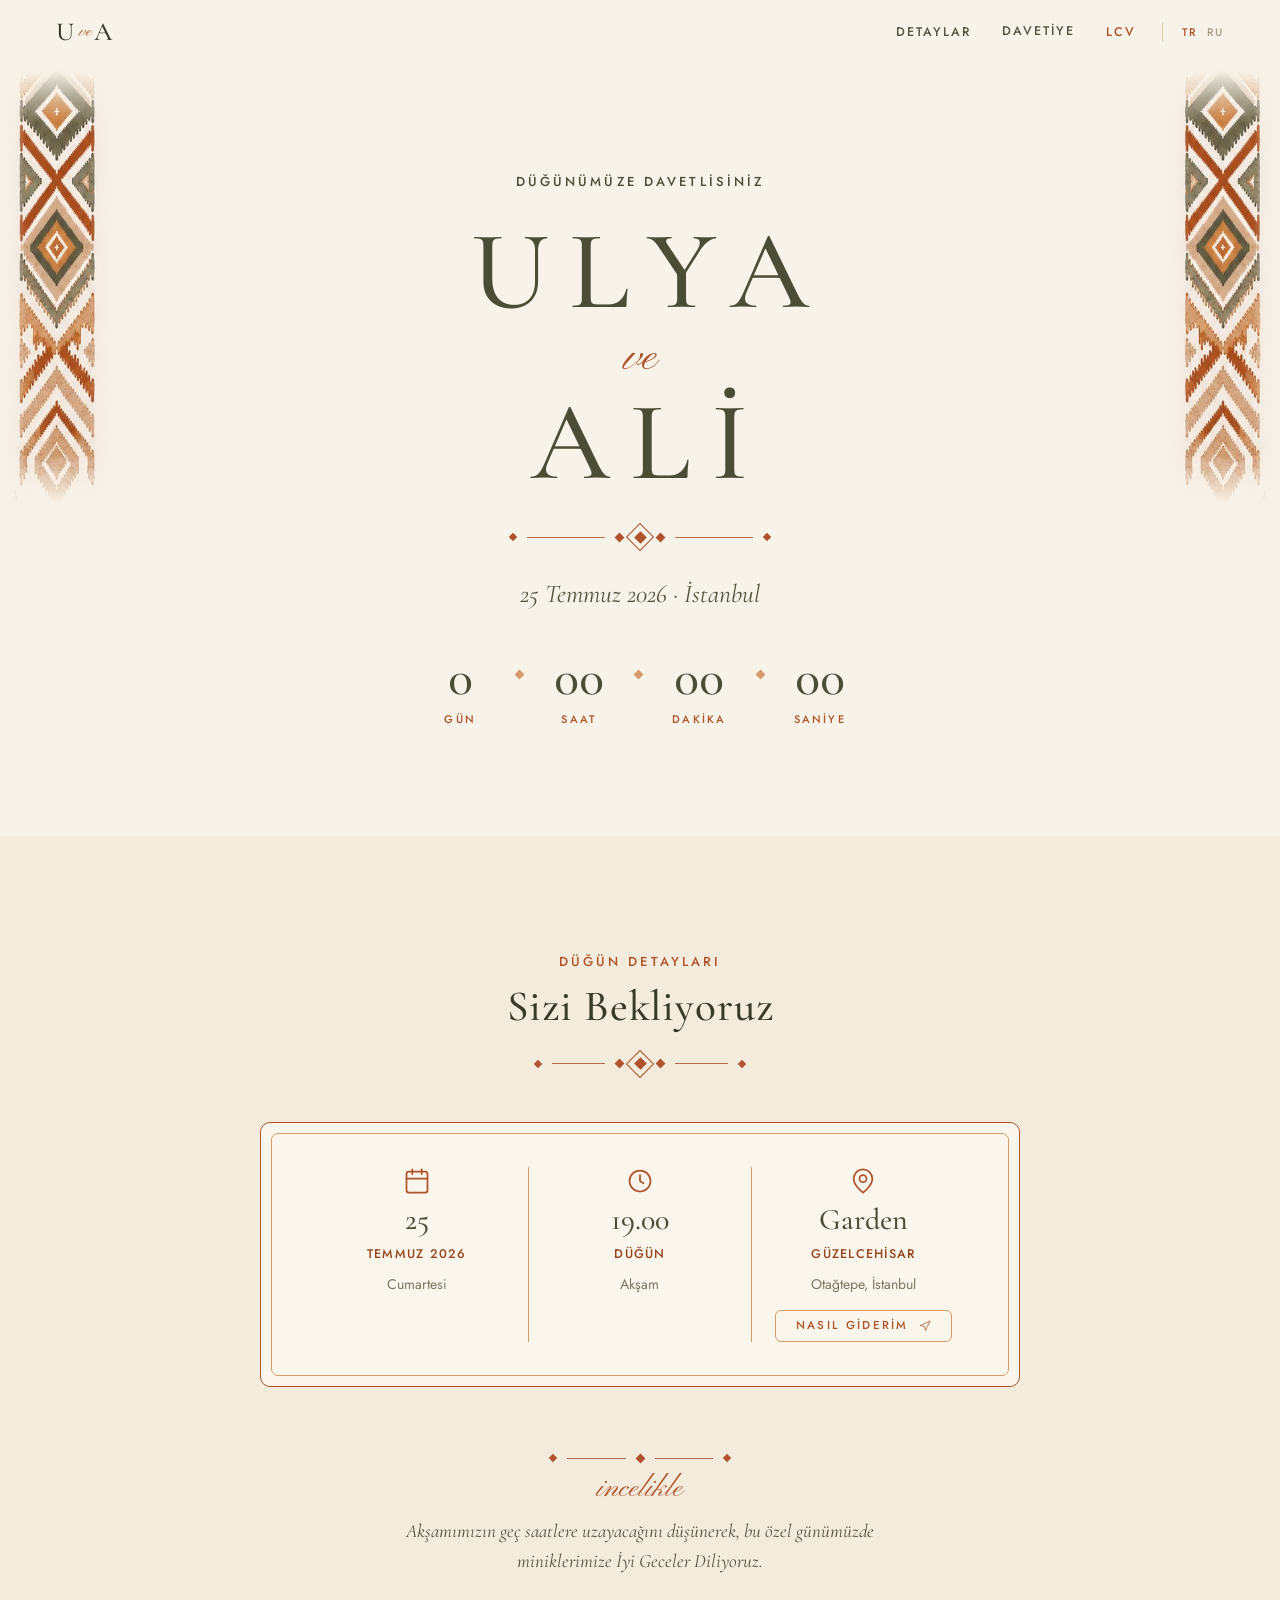
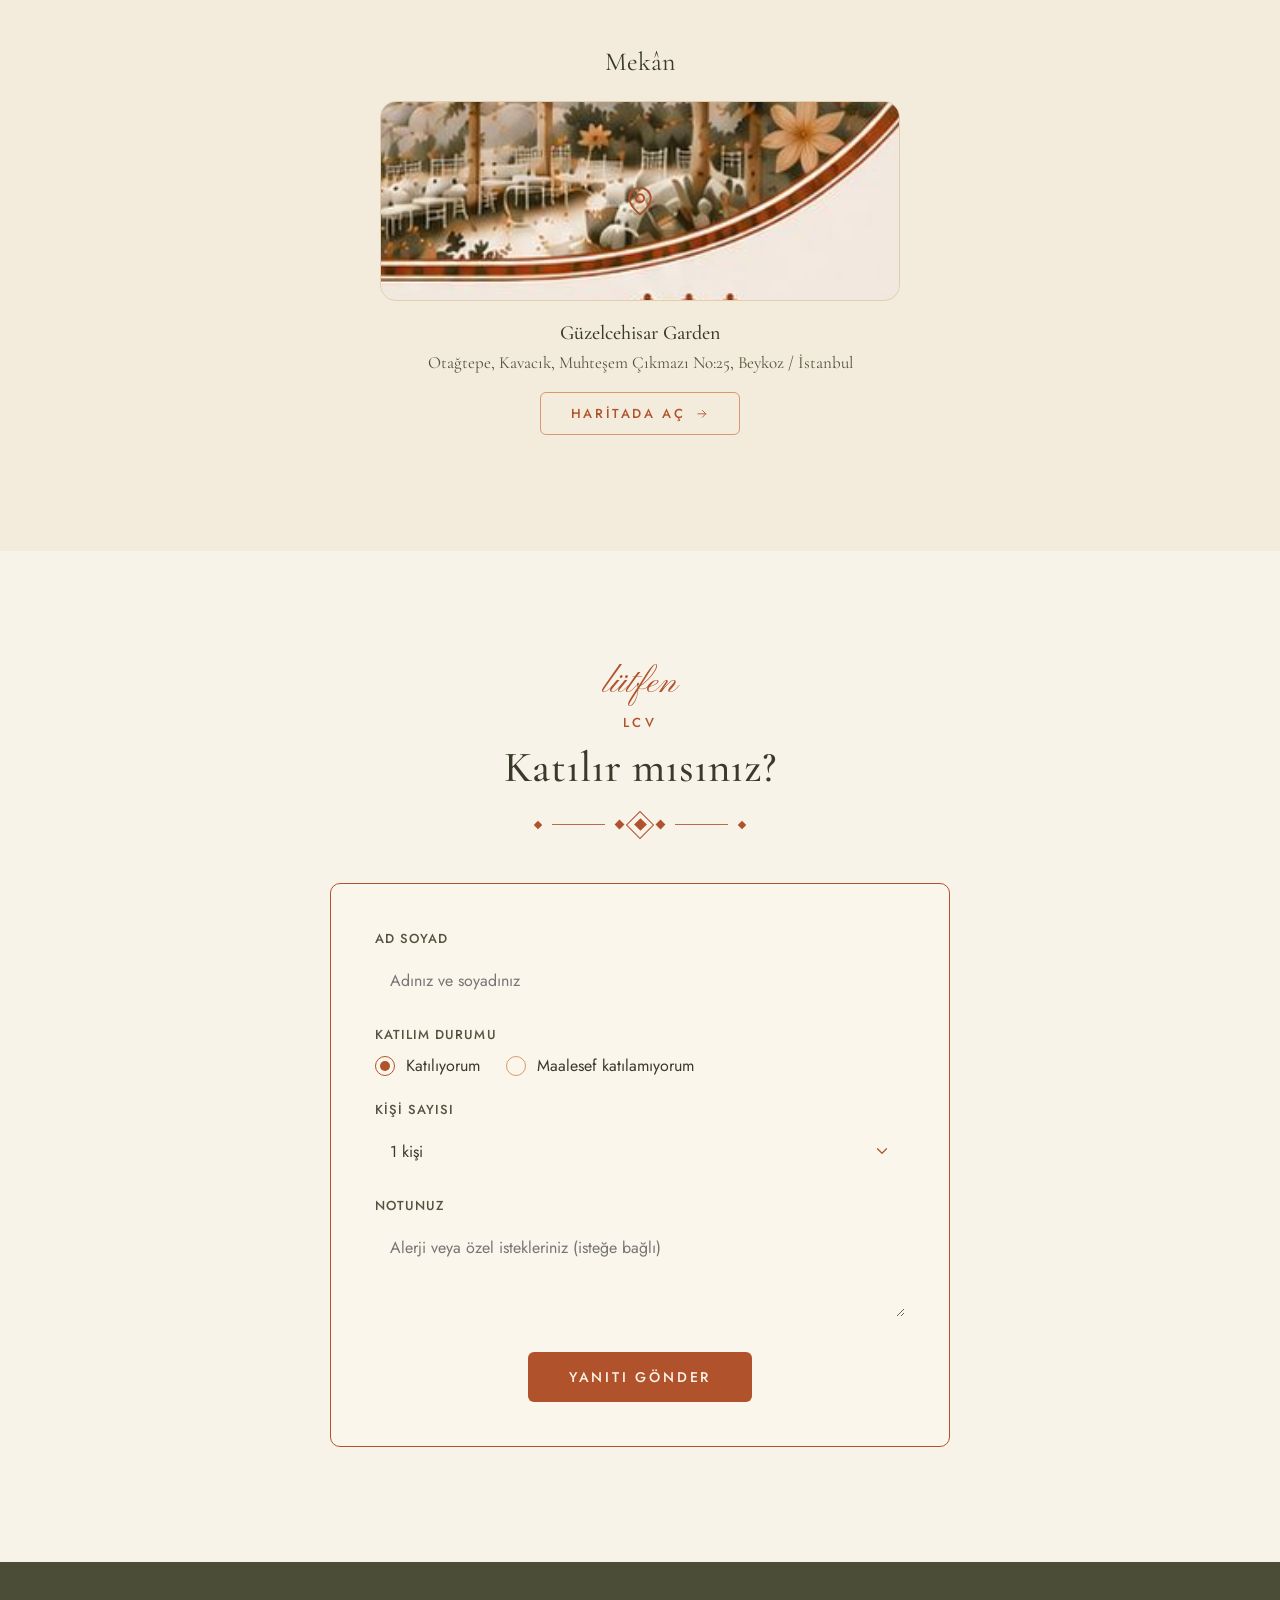
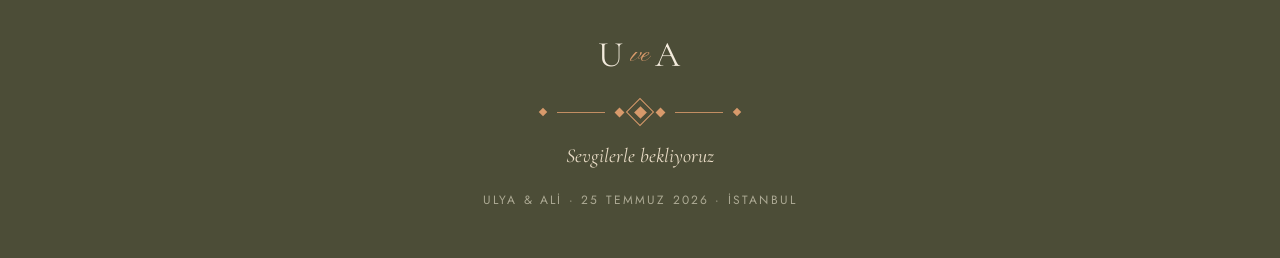
<file: index.html>
<!DOCTYPE html>
<html lang="tr">
<head>
  <meta charset="utf-8" />
  <meta name="viewport" content="width=device-width, initial-scale=1" />
  <title>Ulya & Ali — Düğün · 25 Temmuz 2026</title>
  <meta name="description" content="Ulya ve Ali'nin düğününe davetlisiniz — 25 Temmuz 2026, Güzelcehisar Garden, Otağtepe, İstanbul." />
  <link rel="icon" href="assets/favicon.svg" type="image/svg+xml" />
  <!-- Share preview (WhatsApp / Instagram / etc.) -->
  <meta property="og:type" content="website" />
  <meta property="og:title" content="Ulya & Ali — Düğün · 25 Temmuz 2026" />
  <meta property="og:description" content="Düğünümüze davetlisiniz — 25 Temmuz 2026, Güzelcehisar Garden, Otağtepe, İstanbul. Sevgilerle bekliyoruz." />
  <meta property="og:image" content="https://alisarac.github.io/ulya-ali/assets/og-image.png" />
  <meta property="og:image:width" content="1200" />
  <meta property="og:image:height" content="630" />
  <meta property="og:url" content="https://alisarac.github.io/ulya-ali/" />
  <meta property="og:locale" content="tr_TR" />
  <meta name="twitter:card" content="summary_large_image" />
  <link rel="stylesheet" href="css/styles.css" />
  <link rel="stylesheet" href="css/site.css" />
</head>
<body>

  <!-- ── Nav ─────────────────────────────────────────── -->
  <nav class="nav">
    <button class="nav-brand" data-scroll="hero" data-i18n-aria="nav.brandAria" aria-label="Başa dön">
      <span class="monogram" style="font-size:26px">
        <span class="mono-initial">U</span><span class="mono-connector" data-i18n="connector">ve</span><span class="mono-initial">A</span>
      </span>
    </button>
    <div class="nav-right">
      <div class="nav-links">
        <button class="nav-link" data-scroll="details" data-i18n="nav.details">Detaylar</button>
        <a class="nav-link" href="davet.html" data-i18n="nav.invitation">Davetiye</a>
        <button class="nav-link nav-link--accent" data-scroll="rsvp" data-i18n="nav.rsvp">LCV</button>
      </div>
      <div class="lang-switch" role="group" aria-label="Dil / Язык">
        <button class="lang-btn" type="button" data-lang="tr">TR</button>
        <button class="lang-btn" type="button" data-lang="ru">RU</button>
      </div>
    </div>
  </nav>

  <!-- ── Hero ────────────────────────────────────────── -->
  <header id="hero" class="hero">
    <img class="hero-kilim l" src="assets/kilim-left.png" alt="" aria-hidden="true" />
    <img class="hero-kilim r" src="assets/kilim-left.png" alt="" aria-hidden="true" />

    <div class="hero-inner">
      <div class="eyebrow eyebrow--olive" data-i18n="hero.eyebrow">Düğünümüze Davetlisiniz</div>
      <h1 class="hero-name hero-name--first">ULYA</h1>
      <div class="hero-ve"><div class="script" style="font-size:46px" data-i18n="connector">ve</div></div>
      <h1 class="hero-name">ALİ</h1>

      <div class="hero-divider">
        <div class="kilim-divider" role="separator" style="width:260px">
          <span class="kd-dot"></span><span class="kd-line"></span>
          <span class="kd-med">
            <span class="kd-d-sm"></span>
            <span class="kd-ring"><span class="kd-ring-outer"></span><span class="kd-ring-inner"></span></span>
            <span class="kd-d-sm"></span>
          </span>
          <span class="kd-line"></span><span class="kd-dot"></span>
        </div>
      </div>

      <div class="hero-date" data-i18n="hero.date">25 Temmuz 2026 · İstanbul</div>

      <div class="hero-countdown">
        <div class="countdown">
          <div class="countdown-cell"><span class="countdown-num" data-cd="Gun">0</span><span class="countdown-lab" data-i18n="cd.days">Gün</span></div>
          <span class="countdown-sep"></span>
          <div class="countdown-cell"><span class="countdown-num" data-cd="Saat">00</span><span class="countdown-lab" data-i18n="cd.hours">Saat</span></div>
          <span class="countdown-sep"></span>
          <div class="countdown-cell"><span class="countdown-num" data-cd="Dakika">00</span><span class="countdown-lab" data-i18n="cd.mins">Dakika</span></div>
          <span class="countdown-sep"></span>
          <div class="countdown-cell"><span class="countdown-num" data-cd="Saniye">00</span><span class="countdown-lab" data-i18n="cd.secs">Saniye</span></div>
        </div>
      </div>

    </div>
  </header>

  <!-- ── Details ─────────────────────────────────────── -->
  <section id="details" class="section section--alt">
    <div class="container">
      <div class="section-head">
        <div class="eyebrow sh-eyebrow" data-i18n="details.eyebrow">Düğün Detayları</div>
        <h2 class="sh-title" data-i18n="details.title">Sizi Bekliyoruz</h2>
        <div class="sh-divider">
          <div class="kilim-divider" role="separator" style="width:210px">
            <span class="kd-dot"></span><span class="kd-line"></span>
            <span class="kd-med"><span class="kd-d-sm"></span><span class="kd-ring"><span class="kd-ring-outer"></span><span class="kd-ring-inner"></span></span><span class="kd-d-sm"></span></span>
            <span class="kd-line"></span><span class="kd-dot"></span>
          </div>
        </div>
      </div>

      <div class="detail-card">
        <span class="frame-inner" aria-hidden="true"></span>
        <div class="detail-tiles">
          <div class="detail-tile dt-first">
            <span class="dt-icon icon"><svg viewBox="0 0 24 24" fill="none" stroke="currentColor" stroke-width="1.5" stroke-linecap="round" stroke-linejoin="round"><rect x="3" y="4" width="18" height="18" rx="2"/><path d="M16 2v4M8 2v4M3 10h18"/></svg></span>
            <span class="dt-value">25</span>
            <span class="dt-label" data-i18n="tile.month">Temmuz 2026</span>
            <div class="dt-lines"><div data-i18n="tile.saturday">Cumartesi</div></div>
          </div>
          <div class="detail-tile dt-mid">
            <span class="dt-icon icon"><svg viewBox="0 0 24 24" fill="none" stroke="currentColor" stroke-width="1.5" stroke-linecap="round" stroke-linejoin="round"><circle cx="12" cy="12" r="9"/><path d="M12 7v5l3 2"/></svg></span>
            <span class="dt-value">19.00</span>
            <span class="dt-label" data-i18n="tile.wedding">Düğün</span>
            <div class="dt-lines"><div data-i18n="tile.evening">Akşam</div></div>
          </div>
          <div class="detail-tile">
            <span class="dt-icon icon"><svg viewBox="0 0 24 24" fill="none" stroke="currentColor" stroke-width="1.5" stroke-linecap="round" stroke-linejoin="round"><path d="M20 10c0 6-8 12-8 12s-8-6-8-12a8 8 0 0 1 16 0Z"/><circle cx="12" cy="10" r="3"/></svg></span>
            <span class="dt-value">Garden</span>
            <span class="dt-label">Güzelcehisar</span>
            <div class="dt-lines"><div>Otağtepe, İstanbul</div></div>
            <a class="btn btn--outline btn--sm dt-action" href="https://www.google.com/maps/dir/?api=1&destination=Güzelcehisar+Garden+Otağtepe+Beykoz+İstanbul" target="_blank" rel="noopener noreferrer">
              <span data-i18n="detail.directions">Nasıl Giderim</span>
              <span class="btn-icon icon"><svg viewBox="0 0 24 24" fill="none" stroke="currentColor" stroke-width="1.5" stroke-linecap="round" stroke-linejoin="round"><polygon points="3 11 22 2 13 21 11 13 3 11"/></svg></span>
            </a>
          </div>
        </div>
      </div>

      <div class="kids-note">
        <div class="kilim-divider kids-note-rule" role="separator">
          <span class="kd-dot"></span><span class="kd-line"></span>
          <span class="kd-d-sm"></span>
          <span class="kd-line"></span><span class="kd-dot"></span>
        </div>
        <div class="script" style="font-size:30px" data-i18n="kids.script">incelikle</div>
        <p data-i18n="kids.note">Akşamımızın geç saatlere uzayacağını düşünerek, bu özel günümüzde miniklerimize İyi Geceler Diliyoruz.</p>
      </div>

      <div class="venue">
        <div class="col-title" data-i18n="venue.title">Mekân</div>
        <div class="venue-map">
          <img src="assets/scene-garden.png" alt="" aria-hidden="true" />
          <span class="vm-pin icon"><svg viewBox="0 0 24 24" fill="none" stroke="currentColor" stroke-width="1.5" stroke-linecap="round" stroke-linejoin="round"><path d="M20 10c0 6-8 12-8 12s-8-6-8-12a8 8 0 0 1 16 0Z"/><circle cx="12" cy="10" r="3"/></svg></span>
        </div>
        <div class="venue-text">
          <strong>Güzelcehisar Garden</strong>
          Otağtepe, Kavacık, Muhteşem Çıkmazı No:25, Beykoz / İstanbul
        </div>
        <a class="btn btn--outline" href="https://maps.google.com/?q=Otağtepe+Güzelcehisar+Garden+Beykoz+İstanbul" target="_blank" rel="noopener noreferrer">
          <span data-i18n="venue.map">Haritada Aç</span>
          <span class="btn-icon icon"><svg viewBox="0 0 24 24" fill="none" stroke="currentColor" stroke-width="1.5" stroke-linecap="round" stroke-linejoin="round"><path d="M5 12h14M13 6l6 6-6 6"/></svg></span>
        </a>
      </div>
    </div>
  </section>

  <!-- ── RSVP ────────────────────────────────────────── -->
  <section id="rsvp" class="section section--page">
    <div class="container--narrow">
      <div class="section-head">
        <div class="script sh-script" data-i18n="rsvp.script">lütfen</div>
        <div class="eyebrow sh-eyebrow" data-i18n="rsvp.eyebrow">LCV</div>
        <h2 class="sh-title" data-i18n="rsvp.title">Katılır mısınız?</h2>
        <div class="sh-divider">
          <div class="kilim-divider" role="separator" style="width:210px">
            <span class="kd-dot"></span><span class="kd-line"></span>
            <span class="kd-med"><span class="kd-d-sm"></span><span class="kd-ring"><span class="kd-ring-outer"></span><span class="kd-ring-inner"></span></span><span class="kd-d-sm"></span></span>
            <span class="kd-line"></span><span class="kd-dot"></span>
          </div>
        </div>
      </div>

      <div class="rsvp-card">
        <span class="frame-inner" aria-hidden="true"></span>
        <div class="rsvp-inner">
          <form class="rsvp-form">
            <label class="field">
              <span class="field-label" data-i18n="field.name">Ad Soyad</span>
              <input class="field-input" type="text" name="name" data-i18n-ph="field.name.ph" placeholder="Adınız ve soyadınız" required />
            </label>

            <div>
              <span class="field-label" data-i18n="field.att">Katılım Durumu</span>
              <div class="choice-group">
                <label class="radio"><input type="radio" name="att" value="yes" checked /><span class="radio-dot"></span><span data-i18n="att.yes">Katılıyorum</span></label>
                <label class="radio"><input type="radio" name="att" value="no" /><span class="radio-dot"></span><span data-i18n="att.no">Maalesef katılamıyorum</span></label>
              </div>
            </div>

            <label class="field">
              <span class="field-label" data-i18n="field.guests">Kişi Sayısı</span>
              <span class="select-wrap">
                <select class="field-input" name="guests">
                  <option value="1" data-i18n="guests.1">1 kişi</option>
                  <option value="2" data-i18n="guests.2">2 kişi</option>
                  <option value="3" data-i18n="guests.3">3 kişi</option>
                  <option value="4" data-i18n="guests.4">4 kişi</option>
                </select>
                <span class="select-chevron icon" aria-hidden="true"><svg viewBox="0 0 24 24" fill="none" stroke="currentColor" stroke-width="1.6" stroke-linecap="round" stroke-linejoin="round"><path d="M6 9l6 6 6-6"/></svg></span>
              </span>
            </label>

            <label class="field">
              <span class="field-label" data-i18n="field.note">Notunuz</span>
              <textarea class="field-input" name="note" rows="3" data-i18n-ph="field.note.ph" placeholder="Alerji veya özel istekleriniz (isteğe bağlı)"></textarea>
            </label>

            <button class="btn btn--primary btn--lg rsvp-submit" type="submit" data-i18n="rsvp.submit">Yanıtı Gönder</button>
          </form>

          <div class="rsvp-thanks is-hidden">
            <span class="monogram" style="font-size:44px">
              <span class="mono-initial">U</span><span class="mono-connector" data-i18n="connector">ve</span><span class="mono-initial">A</span>
            </span>
            <div class="th-title" data-i18n="thanks.title">Teşekkür Ederiz!</div>
            <p class="th-body" data-i18n="thanks.body">Yanıtınız bize ulaştı. Sizleri bu özel günümüzde aramızda görmek için sabırsızlanıyoruz.</p>
            <div class="script" style="font-size:30px; margin-top:4px" data-i18n="thanks.script">Sevgilerle</div>
          </div>
        </div>
      </div>
    </div>
  </section>

  <!-- ── Footer ──────────────────────────────────────── -->
  <footer class="footer">
    <div class="footer-inner">
      <span class="footer-mono">
        <span class="fm-initial">U</span><span class="fm-ve" data-i18n="connector">ve</span><span class="fm-initial">A</span>
      </span>
      <div class="kilim-divider kilim-divider--sand" role="separator" style="width:200px">
        <span class="kd-dot"></span><span class="kd-line"></span>
        <span class="kd-med"><span class="kd-d-sm"></span><span class="kd-ring"><span class="kd-ring-outer"></span><span class="kd-ring-inner"></span></span><span class="kd-d-sm"></span></span>
        <span class="kd-line"></span><span class="kd-dot"></span>
      </div>
      <div class="footer-tag" data-i18n="footer.tag">Sevgilerle bekliyoruz</div>
      <div class="footer-meta" data-i18n="footer.meta">Ulya & Ali · 25 Temmuz 2026 · İstanbul</div>
    </div>
  </footer>

  <script src="js/i18n.js"></script>
  <script src="js/app.js"></script>
</body>
</html>
</file>
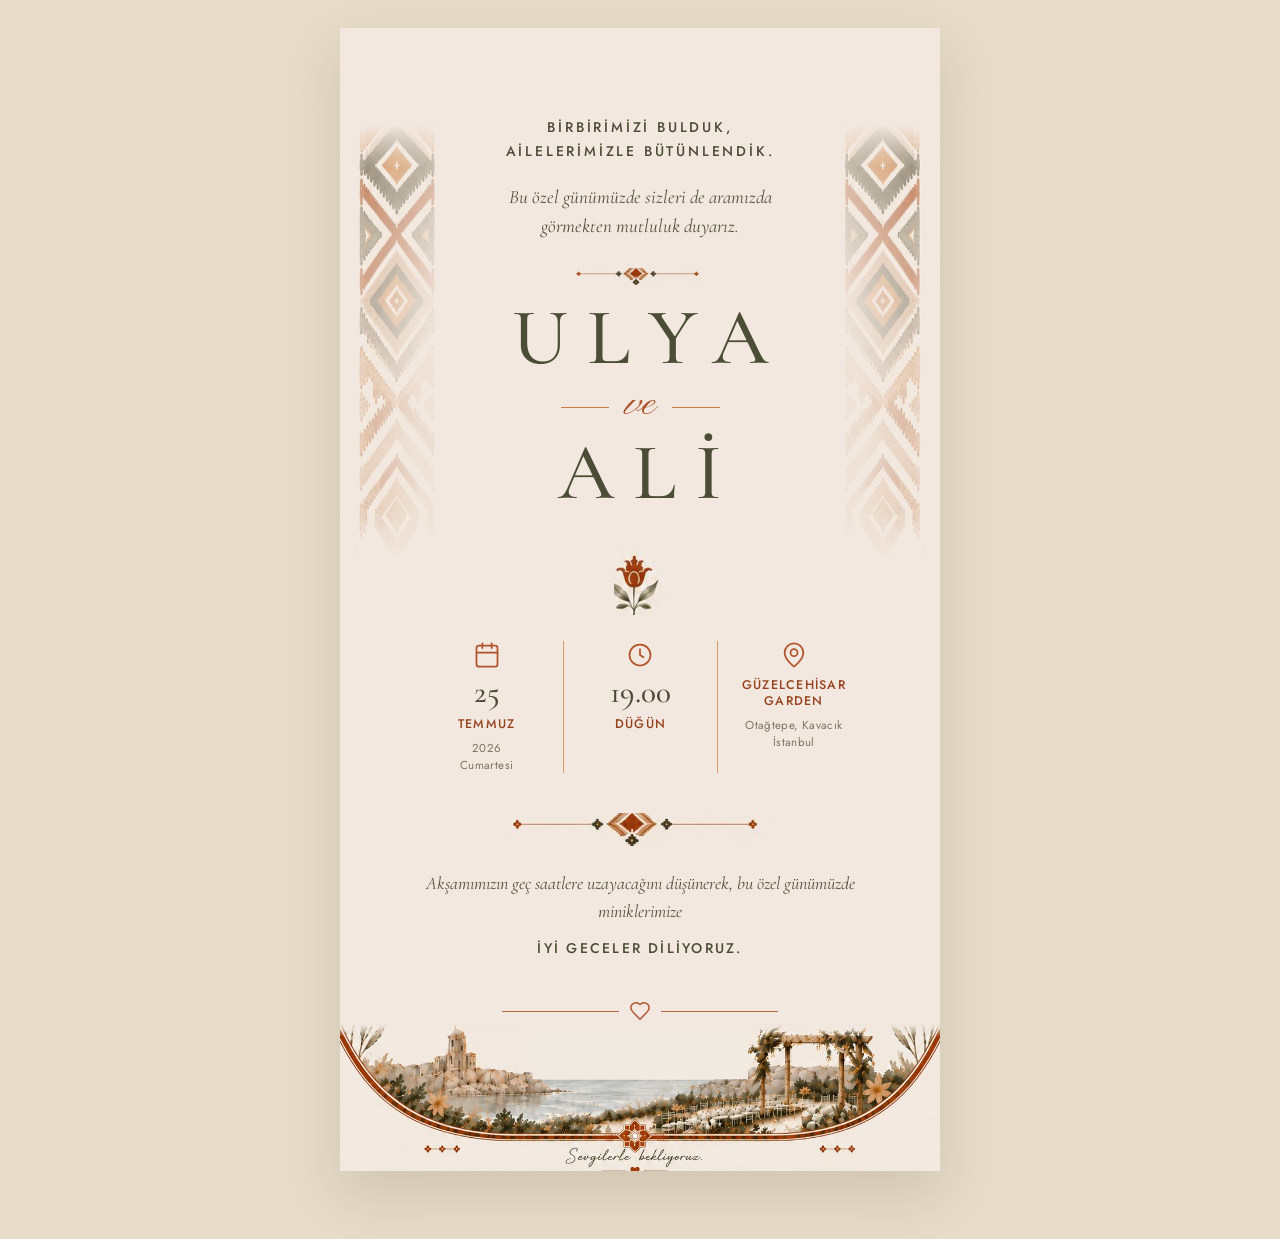
<file: davet.html>
<!DOCTYPE html>
<html lang="tr">
<head>
<meta charset="utf-8" />
<meta name="viewport" content="width=device-width, initial-scale=1" />
<title>Ulya & Ali — Davetiye</title>
<meta name="description" content="Ulya ve Ali'nin düğününe davetlisiniz — 25 Temmuz 2026, Güzelcehisar Garden, Otağtepe, İstanbul." />
<link rel="stylesheet" href="css/styles.css" />
<style>
  html, body { margin: 0; background: #E7DCC8; }
  body { padding-bottom: 40px; }
  * { box-sizing: border-box; }
  img { display: block; }

  /* Responsive portrait invitation — fills the screen on mobile, a centred
     card on desktop; real clamp() type so it reads on a phone. */
  .inv {
    position: relative; overflow: hidden;
    width: 100%; max-width: 600px; margin: 0 auto;
    background: #F2E8DF; box-shadow: var(--shadow-lg);
    display: flex; flex-direction: column;
  }
  /* Full-bleed on phones; small inset card on larger screens */
  @media (min-width: 640px) { .inv { margin: 28px auto; } }

  /* Side kilim + lower botanicals, feathered */
  .inv-kilim {
    position: absolute; top: clamp(40px, 8vw, 96px); height: clamp(220px, 38%, 460px);
    opacity: 0.72; z-index: 1;
    -webkit-mask-image: linear-gradient(to bottom, transparent, #000 10%, #000 88%, transparent), linear-gradient(to right, transparent, #000 24%, #000 80%, transparent);
    -webkit-mask-composite: source-in;
    mask-image: linear-gradient(to bottom, transparent, #000 10%, #000 88%, transparent), linear-gradient(to right, transparent, #000 24%, #000 80%, transparent);
    mask-composite: intersect;
  }
  .inv-kilim.l { left: 0; } .inv-kilim.r { right: 0; transform: scaleX(-1); }

  /* Content */
  .inv-content {
    position: relative; z-index: 3; flex: 0 0 auto;
    width: 100%; max-width: 640px; margin: 0 auto;
    padding: clamp(40px, 9vw, 88px) clamp(28px, 7vw, 64px) clamp(36px, 7vw, 64px);
    display: flex; flex-direction: column; align-items: center; text-align: center;
  }
  /* Soft paper halo so ornaments never fight the words */
  .inv-content::before {
    content: ""; position: absolute; inset: 0; z-index: -1;
    background: radial-gradient(72% 62% at 50% 40%, #F2E8DF 0%, rgba(242,232,223,0.9) 52%, rgba(242,232,223,0) 82%);
  }

  .eyebrow {
    font-family: var(--font-label); font-weight: 500;
    font-size: clamp(11px, 2.7vw, 14px); letter-spacing: .2em; text-transform: uppercase;
    color: var(--olive-700); line-height: 1.7; margin: 0;
  }
  .intro {
    font-family: var(--font-body); font-style: italic;
    font-size: clamp(16px, 3.6vw, 19px); color: var(--text-secondary);
    line-height: 1.55; margin: clamp(12px, 3vw, 18px) 0 0; max-width: 22em;
    text-wrap: balance;
  }
  .med { width: clamp(96px, 22vw, 140px); height: auto; margin: clamp(18px, 4vw, 28px) 0 clamp(6px, 2vw, 12px); }
  .name {
    font-family: var(--font-display); font-weight: 500;
    font-size: clamp(2.8rem, 13vw, 5rem); letter-spacing: .24em;
    color: var(--olive-700); line-height: 1.02; margin: 0 0 0 .24em;
  }
  .ve {
    font-family: var(--font-script); font-size: clamp(1.7rem, 7vw, 2.6rem);
    color: var(--clay-500); line-height: 1; margin: clamp(2px, 1vw, 6px) 0; position: relative;
  }
  .ve::before, .ve::after { content: ""; position: absolute; top: 54%; width: clamp(28px, 7vw, 48px); height: 1px; background: var(--clay-400); }
  .ve::before { right: 100%; margin-right: clamp(10px, 3vw, 16px); }
  .ve::after { left: 100%; margin-left: clamp(10px, 3vw, 16px); }
  .tulip { width: clamp(36px, 9vw, 52px); height: auto; margin: clamp(20px, 5vw, 30px) 0 clamp(18px, 4vw, 26px); }

  .details {
    display: grid; grid-template-columns: repeat(3, 1fr);
    width: 100%; max-width: 460px; margin: 0 auto;
  }
  .det { padding: 0 clamp(8px, 2.4vw, 16px); display: flex; flex-direction: column; align-items: center; gap: clamp(5px, 1.4vw, 8px); }
  .det + .det { border-left: 1px solid var(--clay-300); }
  .det svg { width: clamp(22px, 5.6vw, 28px); height: clamp(22px, 5.6vw, 28px); color: var(--clay-500); }
  .det .big { font-family: var(--font-display); font-size: clamp(1.5rem, 6vw, 1.95rem); font-weight: 500; color: var(--olive-700); line-height: 1; }
  .det .lab { font-family: var(--font-label); font-size: clamp(10px, 2.6vw, 12.5px); font-weight: 500; letter-spacing: .1em; text-transform: uppercase; color: var(--clay-600); line-height: 1.3; }
  .det .sub { font-family: var(--font-label); font-size: clamp(9.5px, 2.4vw, 11.5px); letter-spacing: .03em; color: var(--text-muted); line-height: 1.45; }

  .rule { width: clamp(200px, 50vw, 280px); height: auto; margin: clamp(26px, 6vw, 40px) 0 clamp(16px, 4vw, 24px); }
  .note {
    font-family: var(--font-body); font-style: italic;
    font-size: clamp(15px, 3.4vw, 18px); color: var(--text-secondary);
    line-height: 1.55; margin: 0; max-width: 34em;
  }
  .note strong {
    font-family: var(--font-label); font-style: normal; font-weight: 500;
    font-size: clamp(12px, 3vw, 14px); letter-spacing: .16em; text-transform: uppercase;
    color: var(--olive-700); display: block; margin-top: clamp(8px, 2vw, 12px);
  }
  /* Bottom band — arched frame + panorama + sign-offs, as in the source.
     Sits flush across the card so the arc lines up with the edges. */
  .inv-band {
    position: relative; z-index: 4; flex: 0 0 auto; width: 100%; margin-top: 0;
  }
  .inv-band-img {
    display: block; width: 100%;
    -webkit-mask-image: linear-gradient(to bottom, transparent, #000 9%);
    mask-image: linear-gradient(to bottom, transparent, #000 9%);
  }
  /* Heart-and-rule divider (———♥———), enlarged, where the baked one was */
  .inv-band-rule {
    position: absolute; top: calc(4.5% - 30px); left: 50%; transform: translateX(-50%);
    display: flex; align-items: center; justify-content: center;
    gap: clamp(10px, 2.4%, 18px); width: clamp(190px, 46%, 300px); color: var(--clay-500);
  }
  .inv-band-rule .ibr-line { flex: 1; height: 1px; background: currentColor; opacity: 0.85; }
  .inv-band-rule .ibr-heart { flex: 0 0 auto; width: clamp(22px, 5.5%, 34px); height: auto; line-height: 0; }
  .inv-band-rule .ibr-heart svg { width: 100%; height: 100%; display: block; }

  @media print {
    @page { margin: 10mm; }
    html, body { background: #fff; }
    body { display: block; overflow: visible; }
    .inv { min-height: auto; max-width: 100%; box-shadow: none; transform: none !important; }
  }
</style>
</head>
<body>
<div class="inv">
  <img class="inv-kilim l" src="assets/kilim-left.png" alt="" aria-hidden="true" />
  <img class="inv-kilim r" src="assets/kilim-left.png" alt="" aria-hidden="true" />
  <div class="inv-content">
    <p class="eyebrow">Birbirimizi Bulduk,<br/>Ailelerimizle Bütünlendik.</p>
    <p class="intro">Bu özel günümüzde sizleri de aramızda görmekten mutluluk duyarız.</p>
    <img class="med" src="assets/divider.png" alt="" aria-hidden="true" />
    <h1 class="name">ULYA</h1>
    <span class="ve">ve</span>
    <h1 class="name">ALİ</h1>
    <img class="tulip" src="assets/tulip.png" alt="" aria-hidden="true" />

    <div class="details">
      <div class="det">
        <svg viewBox="0 0 24 24" fill="none" stroke="currentColor" stroke-width="1.5" stroke-linecap="round" stroke-linejoin="round"><rect x="3" y="4" width="18" height="18" rx="2"/><path d="M16 2v4M8 2v4M3 10h18"/></svg>
        <span class="big">25</span><span class="lab">Temmuz</span><span class="sub">2026<br/>Cumartesi</span>
      </div>
      <div class="det">
        <svg viewBox="0 0 24 24" fill="none" stroke="currentColor" stroke-width="1.5" stroke-linecap="round" stroke-linejoin="round"><circle cx="12" cy="12" r="9"/><path d="M12 7v5l3 2"/></svg>
        <span class="big">19.00</span><span class="lab">Düğün</span>
      </div>
      <div class="det">
        <svg viewBox="0 0 24 24" fill="none" stroke="currentColor" stroke-width="1.5" stroke-linecap="round" stroke-linejoin="round"><path d="M20 10c0 6-8 12-8 12s-8-6-8-12a8 8 0 0 1 16 0Z"/><circle cx="12" cy="10" r="3"/></svg>
        <span class="lab">Güzelcehisar<br/>Garden</span><span class="sub">Otağtepe, Kavacık<br/>İstanbul</span>
      </div>
    </div>

    <img class="rule" src="assets/divider.png" alt="" aria-hidden="true" />
    <p class="note">Akşamımızın geç saatlere uzayacağını düşünerek, bu özel günümüzde miniklerimize <strong>İyi Geceler Diliyoruz.</strong></p>
  </div>

  <div class="inv-band">
    <img class="inv-band-img" src="assets/band-clean.png" alt="" aria-hidden="true" />
    <span class="inv-band-rule" aria-hidden="true">
      <span class="ibr-line"></span>
      <span class="ibr-heart"><svg viewBox="0 0 24 24" fill="none" stroke="currentColor" stroke-width="1.6" stroke-linecap="round" stroke-linejoin="round"><path d="M19 14c1.49-1.46 3-3.21 3-5.5A5.5 5.5 0 0 0 16.5 3c-1.76 0-3 .5-4.5 2-1.5-1.5-2.74-2-4.5-2A5.5 5.5 0 0 0 2 8.5c0 2.29 1.51 4.04 3 5.5l7 7Z"/></svg></span>
      <span class="ibr-line"></span>
    </span>
  </div>
</div>
</body>
</html>
</file>
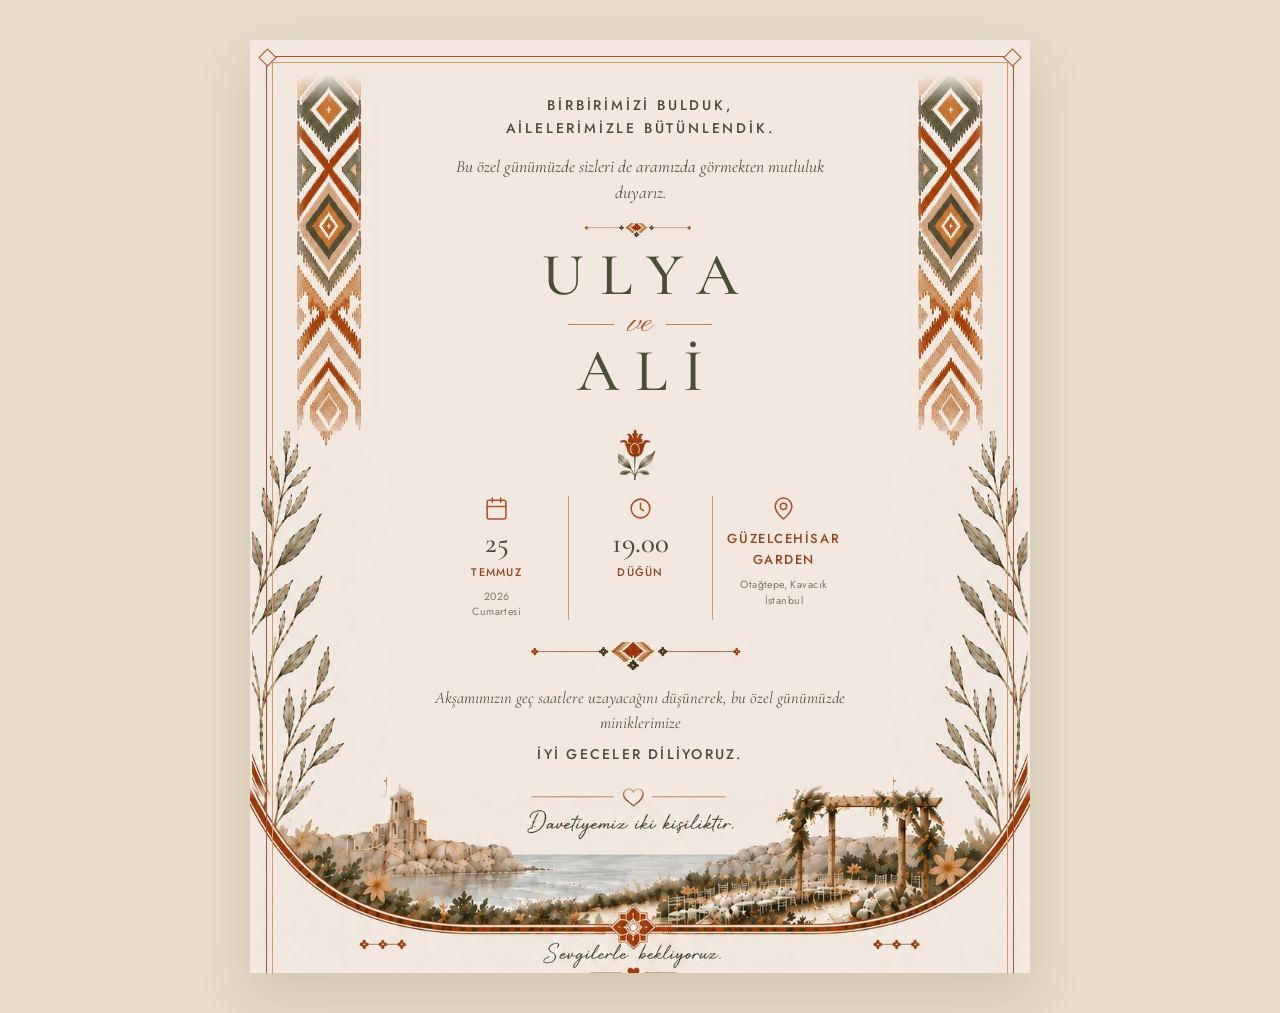
<file: davetiye.html>
<!DOCTYPE html>
<html lang="tr">
<head>
<meta charset="utf-8" />
<meta name="viewport" content="width=device-width, initial-scale=1" />
<title>Ulya & Ali — Davetiye</title>
<link rel="stylesheet" href="css/styles.css" />
<style>
  html, body { margin: 0; background: #E7DCC8; }
  .stage {
    min-height: 100vh; display: flex; align-items: flex-start; justify-content: center;
    padding: 40px 20px; box-sizing: border-box;
  }
  .card {
    position: relative;
    width: 780px; max-width: 100%;
    background: #F2E8DF;
    box-shadow: var(--shadow-lg);
    overflow: hidden;
  }
  /* Side + top frame (open at bottom — the band's arc closes it) */
  .frame, .frame-inner { position: absolute; pointer-events: none; z-index: 6; }
  .frame { inset: 16px; bottom: 0; border: 1.5px solid var(--clay-500); border-bottom: none; }
  .frame-inner { inset: 22px; bottom: 0; border: 1px solid var(--clay-300); border-bottom: none; }
  .corner { position: absolute; top: 11px; width: 11px; height: 11px; transform: rotate(45deg);
            background: #F2E8DF; border: 1.5px solid var(--clay-500); z-index: 7; }
  .corner.tl { left: 11px; } .corner.tr { right: 11px; }

  /* Side ornament: kilim (upper) → botanical (lower), feathered on every edge */
  .kilim { position: absolute; top: 34px; height: 40%; z-index: 2;
    -webkit-mask-image: linear-gradient(to bottom, transparent, #000 8%, #000 90%, transparent), linear-gradient(to right, transparent, #000 26%, #000 78%, transparent);
    -webkit-mask-composite: source-in;
    mask-image: linear-gradient(to bottom, transparent, #000 8%, #000 90%, transparent), linear-gradient(to right, transparent, #000 26%, #000 78%, transparent);
    mask-composite: intersect; }
  .kilim.l { left: 30px; } .kilim.r { right: 30px; transform: scaleX(-1); }
  .botan { position: absolute; bottom: 150px; height: 42%; z-index: 2;
    -webkit-mask-image: radial-gradient(105% 82% at 46% 52%, #000 60%, transparent 100%);
    mask-image: radial-gradient(105% 82% at 46% 52%, #000 60%, transparent 100%); }
  .botan.l { left: 2px; } .botan.r { right: 2px; transform: scaleX(-1); }

  /* Continuous bottom band — arc frame + panorama + medallion + sign-offs */
  .band { display: block; width: 100%; margin-top: 16px; position: relative; z-index: 3;
    -webkit-mask-image: linear-gradient(to bottom, transparent, #000 9%);
    mask-image: linear-gradient(to bottom, transparent, #000 9%); }

  /* Content */
  .content {
    position: relative; z-index: 5;
    display: flex; flex-direction: column; align-items: center; text-align: center;
    padding: 54px 116px 0; box-sizing: border-box;
  }
  .eyebrow {
    font-family: var(--font-label); font-weight: 500;
    font-size: 14px; letter-spacing: .2em; text-transform: uppercase;
    color: var(--olive-700); line-height: 1.65; margin: 0;
  }
  .intro {
    font-family: var(--font-body); font-style: italic; font-size: 17.5px;
    color: var(--text-secondary); line-height: 1.5; margin: 14px 0 0; max-width: 380px;
  }
  .med { width: 122px; height: auto; margin: 16px 0 8px; }
  .name { font-family: var(--font-display); font-weight: 500; font-size: 60px;
          letter-spacing: .26em; color: var(--olive-700); line-height: 1.02; margin: 0 0 0 .26em; }
  .ve { font-family: var(--font-script); font-size: 33px; color: var(--clay-500); line-height: 1; margin: 1px 0; position: relative; }
  .ve::before, .ve::after { content: ""; position: absolute; top: 52%; width: 46px; height: 1px; background: var(--clay-400); }
  .ve::before { right: 100%; margin-right: 14px; } .ve::after { left: 100%; margin-left: 14px; }
  .tulip { width: 44px; height: auto; margin: 18px 0 16px; }

  .details { display: grid; grid-template-columns: 1fr 1fr 1fr; gap: 0; width: 100%; max-width: 430px; }
  .det { padding: 0 14px; display: flex; flex-direction: column; align-items: center; gap: 7px; }
  .det + .det { border-left: 1px solid var(--clay-300); }
  .det svg { width: 25px; height: 25px; color: var(--clay-500); }
  .det .big { font-family: var(--font-display); font-size: 29px; font-weight: 500; color: var(--olive-700); line-height: 1; }
  .det .lab { font-family: var(--font-label); font-size: 11px; font-weight: 500; letter-spacing: .12em; text-transform: uppercase; color: var(--clay-600); }
  .det .sub { font-family: var(--font-label); font-size: 10.5px; letter-spacing: .04em; color: var(--text-muted); line-height: 1.45; }

  .rule { width: 240px; height: auto; margin: 22px 0 16px; }
  .closing { font-family: var(--font-body); font-style: italic; font-size: 16.5px; color: var(--text-secondary); line-height: 1.55; margin: 0; max-width: 430px; }
  .closing strong { font-family: var(--font-label); font-style: normal; font-weight: 500; font-size: 14px; letter-spacing: .16em; text-transform: uppercase; color: var(--olive-700); display: block; margin-top: 7px; }

  @media (max-width: 560px) {
    .content { padding: 40px 40px 0; }
    .name { font-size: 44px; }
    .kilim.l { left: 12px; } .kilim.r { right: 12px; }
  }

  @media print {
    html, body { background: #fff; }
    .stage { padding: 0; min-height: auto; }
    .card { box-shadow: none; width: 100%; }
  }
</style>
</head>
<body>
<div class="stage">
  <div class="card">
    <span class="frame"></span><span class="frame-inner"></span>
    <span class="corner tl"></span><span class="corner tr"></span>

    <img class="kilim l" src="assets/kilim-left.png" alt="" />
    <img class="kilim r" src="assets/kilim-left.png" alt="" />
    <img class="botan l" src="assets/botanical-left.png" alt="" />
    <img class="botan r" src="assets/botanical-left.png" alt="" />

    <div class="content">
      <p class="eyebrow">Birbirimizi Bulduk,<br/>Ailelerimizle Bütünlendik.</p>
      <p class="intro">Bu özel günümüzde sizleri de aramızda görmekten mutluluk duyarız.</p>
      <img class="med" src="assets/divider.png" alt="" />
      <h1 class="name">ULYA</h1>
      <span class="ve">ve</span>
      <h1 class="name">ALİ</h1>
      <img class="tulip" src="assets/tulip.png" alt="" />

      <div class="details">
        <div class="det">
          <svg viewBox="0 0 24 24" fill="none" stroke="currentColor" stroke-width="1.5" stroke-linecap="round" stroke-linejoin="round"><rect x="3" y="4" width="18" height="18" rx="2"/><path d="M16 2v4M8 2v4M3 10h18"/></svg>
          <span class="big">25</span><span class="lab">Temmuz</span><span class="sub">2026<br/>Cumartesi</span>
        </div>
        <div class="det">
          <svg viewBox="0 0 24 24" fill="none" stroke="currentColor" stroke-width="1.5" stroke-linecap="round" stroke-linejoin="round"><circle cx="12" cy="12" r="9"/><path d="M12 7v5l3 2"/></svg>
          <span class="big">19.00</span><span class="lab">Düğün</span>
        </div>
        <div class="det">
          <svg viewBox="0 0 24 24" fill="none" stroke="currentColor" stroke-width="1.5" stroke-linecap="round" stroke-linejoin="round"><path d="M20 10c0 6-8 12-8 12s-8-6-8-12a8 8 0 0 1 16 0Z"/><circle cx="12" cy="10" r="3"/></svg>
          <span class="lab" style="font-size:13px">Güzelcehisar<br/>Garden</span><span class="sub">Otağtepe, Kavacık<br/>İstanbul</span>
        </div>
      </div>

      <img class="rule" src="assets/divider.png" alt="" />
      <p class="closing">Akşamımızın geç saatlere uzayacağını düşünerek, bu özel günümüzde miniklerimize <strong>İyi Geceler Diliyoruz.</strong></p>
    </div>

    <img class="band" src="assets/bottom-band.png" alt="" />
  </div>
</div>
</body>
</html>
</file>
<file: css/styles.css>
/* ════════════════════════════════════════════════════════════════
   Otağ — Wedding Invitation Design System
   Global stylesheet entry point. Link THIS file only.
   ════════════════════════════════════════════════════════════════ */
@import url('./fonts.css');
@import url('./tokens/colors.css');
@import url('./tokens/typography.css');
@import url('./tokens/spacing.css');
@import url('./tokens/effects.css');
@import url('./tokens/base.css');
</file>
<file: css/site.css>
/* ════════════════════════════════════════════════════════════════
   Otağ — Ulya & Ali wedding website
   Static recreation of ui_kits/website (atoms.jsx + app.jsx), built
   from the design-system tokens. Class-based; no inline styles.
   ════════════════════════════════════════════════════════════════ */

html { scroll-behavior: smooth; }
body { margin: 0; background: var(--bg-page); }
*, *::before, *::after { box-sizing: border-box; }
img { display: block; }

/* ── Shared atoms ─────────────────────────────────────── */
.eyebrow {
  font-family: var(--font-label); font-weight: 500; font-size: 13px;
  letter-spacing: 0.24em; text-transform: uppercase; color: var(--accent);
}
.eyebrow--olive { color: var(--olive-700); }
.eyebrow--olive6 { color: var(--olive-600); }

.script { font-family: var(--font-script); color: var(--accent); line-height: 1; }

/* Kilim diamond */
.diamond {
  display: inline-block; transform: rotate(45deg);
  border: 1.5px solid var(--clay-500); background: var(--clay-500); flex: 0 0 auto;
}

/* Kilim divider — hairline + central layered medallion + end diamonds */
.kilim-divider {
  display: flex; align-items: center; gap: 11px; max-width: 100%;
  --kd-color: var(--clay-500);
}
.kilim-divider--olive { --kd-color: var(--olive-700); }
.kilim-divider--sand  { --kd-color: var(--clay-300); }
.kilim-divider .kd-line { flex: 1; height: 0; border-top: 1px solid var(--kd-color); opacity: 0.85; }
.kilim-divider .kd-dot {
  width: 6px; height: 6px; transform: rotate(45deg);
  background: var(--kd-color); flex: 0 0 auto;
}
.kilim-divider .kd-med { display: inline-flex; align-items: center; gap: 7px; flex: 0 0 auto; }
.kilim-divider .kd-d-sm { width: 7px; height: 7px; transform: rotate(45deg); background: var(--kd-color); }
.kilim-divider .kd-ring {
  display: inline-flex; position: relative; align-items: center; justify-content: center;
}
.kilim-divider .kd-ring-outer {
  width: 20px; height: 20px; transform: rotate(45deg);
  border: 1.5px solid var(--kd-color); background: transparent;
}
.kilim-divider .kd-ring-inner {
  position: absolute; width: 9px; height: 9px; transform: rotate(45deg); background: var(--kd-color);
}

/* Monogram — U  ve  A */
.monogram { display: inline-flex; align-items: center; gap: 0.14em; line-height: 1; }
.monogram .mono-initial {
  font-family: var(--font-display); font-weight: 500; color: var(--text-primary);
  letter-spacing: 0.04em; line-height: 1;
}
.monogram .mono-connector {
  font-family: var(--font-script); color: var(--clay-500); line-height: 1;
  transform: translateY(0.06em); font-size: 0.66em;
}

/* ── Buttons ──────────────────────────────────────────── */
.btn {
  display: inline-flex; align-items: center; justify-content: center; gap: 10px;
  font-family: var(--font-label); font-weight: 500; text-transform: uppercase;
  letter-spacing: 0.2em; line-height: 1; cursor: pointer; white-space: nowrap;
  border-radius: var(--radius-sm); border: 1.5px solid transparent;
  transition: all var(--dur) var(--ease-soft);
  padding: 14px 30px; font-size: 13px; background: var(--accent); color: var(--text-on-clay);
}
.btn--sm { padding: 9px 20px; font-size: 11.5px; }
.btn--lg { padding: 17px 40px; font-size: 14px; }
.btn--primary { background: var(--accent); color: var(--text-on-clay); }
.btn--primary:hover { background: var(--accent-hover); }
.btn--secondary { background: var(--secondary); color: var(--text-on-olive); }
.btn--secondary:hover { background: var(--secondary-hover); }
.btn--outline { background: transparent; color: var(--accent); border-color: var(--clay-300); }
.btn--outline:hover { background: var(--accent-tint); }
.btn--ghost { background: transparent; color: var(--text-secondary); }
.btn--ghost:hover { background: var(--accent-tint); }
.btn .btn-icon { display: inline-flex; width: 1.05em; height: 1.05em; }
.btn:focus-visible { outline: none; box-shadow: var(--ring-focus); }

/* Icon sizing helper */
.icon { display: inline-block; line-height: 0; }
.icon svg { width: 100%; height: 100%; display: block; }

/* ── Nav ──────────────────────────────────────────────── */
.nav {
  position: sticky; top: 0; z-index: 50; height: 64px;
  display: flex; align-items: center; justify-content: space-between;
  padding: 0 clamp(20px, 5vw, 56px);
  background: transparent; border-bottom: 1px solid transparent;
  transition: all var(--dur) var(--ease-soft);
}
.nav.is-solid {
  background: rgba(248, 243, 233, 0.92);
  backdrop-filter: saturate(150%) blur(8px);
  -webkit-backdrop-filter: saturate(150%) blur(8px);
  border-bottom: 1px solid var(--border-soft);
}
.nav-brand { background: none; border: none; cursor: pointer; padding: 0; }
.nav-right { display: flex; align-items: center; gap: clamp(12px, 2.2vw, 26px); }
.nav-links { display: flex; align-items: center; gap: clamp(14px, 2.4vw, 34px); }
/* Language switch */
.lang-switch {
  display: inline-flex; align-items: center; gap: 8px;
  padding-left: clamp(10px, 1.6vw, 18px); border-left: 1px solid var(--border-soft);
}
.lang-btn {
  background: none; border: none; cursor: pointer; padding: 2px 1px;
  font-family: var(--font-label); font-size: 11px; font-weight: 500;
  letter-spacing: 0.1em; color: var(--text-faint);
  transition: color var(--dur) var(--ease-soft);
}
.lang-btn:hover { color: var(--text-secondary); }
.lang-btn.is-active { color: var(--accent); }
.nav-link {
  background: none; border: none; cursor: pointer; padding: 0;
  font-family: var(--font-label); font-size: 12.5px; font-weight: 500;
  letter-spacing: 0.16em; text-transform: uppercase; color: var(--text-secondary);
  text-decoration: none; transition: color var(--dur) var(--ease-soft);
}
.nav-link:hover { color: var(--accent); }
.nav-link--accent { color: var(--accent); }

/* ── Hero ─────────────────────────────────────────────── */
.hero {
  position: relative; min-height: calc(100vh - 64px); margin-top: -64px; padding-top: 64px;
  display: flex; flex-direction: column; align-items: center; justify-content: center;
  text-align: center; overflow: hidden; background: var(--bg-page);
}
.hero-kilim {
  position: absolute; top: 70px; height: 52%; max-height: 520px; opacity: 0.92;
  -webkit-mask-image: linear-gradient(to bottom, transparent, #000 12%, #000 88%, transparent),
                      linear-gradient(to right, transparent, #000 22%, #000 80%, transparent);
  -webkit-mask-composite: source-in;
  mask-image: linear-gradient(to bottom, transparent, #000 12%, #000 88%, transparent),
              linear-gradient(to right, transparent, #000 22%, #000 80%, transparent);
  mask-composite: intersect;
}
.hero-kilim.l { left: 0; }
.hero-kilim.r { right: 0; transform: scaleX(-1); }
.hero-inner {
  position: relative; z-index: 2; padding: 40px 20px;
  display: flex; flex-direction: column; align-items: center;
  /* Soft paper halo — same colour as the page, so it's invisible on flat
     cream but mutes any kilim/botanical art that sits behind the text. */
  background: radial-gradient(58% 56% at 50% 47%,
    var(--bg-page) 0%, rgba(248, 243, 233, 0.86) 42%, rgba(248, 243, 233, 0) 76%);
}
.hero-name {
  font-family: var(--font-display); font-weight: 500;
  font-size: clamp(3.4rem, 11vw, 7rem); letter-spacing: 0.18em;
  color: var(--olive-700); line-height: 1.04; margin: 0 0 0 0.18em;
}
.hero-name--first { margin-top: 22px; }
.hero-ve { margin: 4px 0; }
.hero-divider { margin: 26px 0; }
.hero-date {
  font-family: var(--font-display); font-style: italic;
  font-size: clamp(1.2rem, 2.4vw, 1.6rem); color: var(--text-secondary);
}
.hero-countdown { margin-top: 38px; }

/* ── Countdown ────────────────────────────────────────── */
.countdown { display: inline-flex; align-items: flex-start; gap: clamp(16px, 3vw, 30px); }
.countdown-sep { width: 7px; height: 7px; transform: rotate(45deg); background: var(--clay-300); margin-top: 18px; }
.countdown-cell { display: flex; flex-direction: column; align-items: center; gap: 7px; min-width: 52px; }
.countdown-num {
  font-family: var(--font-display); font-size: clamp(2.2rem, 4.5vw, 3.2rem); font-weight: 500;
  line-height: 1; color: var(--olive-700); font-variant-numeric: tabular-nums;
}
.countdown-lab {
  font-family: var(--font-label); font-size: 11px; font-weight: 500;
  letter-spacing: 0.2em; text-transform: uppercase; color: var(--accent);
}

/* ── Sections & section heads ─────────────────────────── */
.section { padding: var(--section-y) clamp(20px, 5vw, 56px); }
.section--page { background: var(--bg-page); }
.section--alt { background: var(--bg-page-alt); }
.container { max-width: 1080px; margin: 0 auto; }
.container--narrow { max-width: 620px; margin: 0 auto; }

.section-head {
  display: flex; flex-direction: column; align-items: center; text-align: center; margin-bottom: 48px;
}
.section-head .sh-script { font-size: 36px; margin-bottom: 10px; }
.section-head .sh-eyebrow { margin-bottom: 10px; }
.section-head .sh-title {
  font-family: var(--font-display); font-weight: 500;
  font-size: clamp(1.9rem, 3.6vw, 2.7rem); letter-spacing: 0.02em; line-height: 1.15;
  color: var(--text-primary); margin: 0; max-width: 760px; text-wrap: balance;
}
.section-head .sh-divider { margin-top: 22px; }

/* ── Story ────────────────────────────────────────────── */
.story-grid {
  display: grid; grid-template-columns: minmax(0, 0.9fr) minmax(0, 1.1fr);
  gap: clamp(28px, 5vw, 64px); align-items: center;
}
.story-portrait {
  position: relative; border-radius: var(--radius-lg); overflow: hidden;
  border: 1px solid var(--border-soft); background: var(--surface-parchment);
  aspect-ratio: 4 / 5; display: flex; align-items: flex-end; justify-content: center;
}
.story-portrait img { width: 128%; position: absolute; top: 8%; }
.story-portrait::after {
  content: ""; position: absolute; left: 0; right: 0; bottom: 0; height: 45%; z-index: 1;
  background: linear-gradient(to top, rgba(242, 232, 223, 0.92), rgba(242, 232, 223, 0));
  pointer-events: none;
}
.story-portrait-cap {
  position: relative; z-index: 2; padding: 18px;
  display: flex; flex-direction: column; align-items: center; gap: 6px;
}
.story-portrait-cap .cap-place {
  font-family: var(--font-label); font-size: 11px; letter-spacing: 0.16em;
  text-transform: uppercase; color: var(--text-muted);
}
.story-list { display: flex; flex-direction: column; gap: 8px; }
.milestone {
  display: grid; grid-template-columns: 72px 1fr; gap: 20px; padding: 20px 0;
  border-bottom: 1px solid var(--border-soft);
}
.milestone:last-child { border-bottom: none; }
.milestone .ms-year {
  font-family: var(--font-display); font-size: 30px; font-weight: 500;
  color: var(--clay-500); line-height: 1;
}
.milestone .ms-title {
  font-family: var(--font-display); font-size: 22px; color: var(--text-primary); margin-bottom: 4px;
}
.milestone .ms-desc {
  font-family: var(--font-body); font-size: 17px; color: var(--text-secondary); line-height: 1.5;
}

/* ── Details ──────────────────────────────────────────── */
.detail-card {
  position: relative; background: var(--bg-ornament); border: 1.5px solid var(--clay-500);
  border-radius: var(--radius-md); padding: clamp(28px, 4vw, 44px); max-width: 760px; margin: 0 auto;
}
.detail-card .frame-inner {
  position: absolute; inset: 10px; border: 1px solid var(--clay-300);
  border-radius: 7px; pointer-events: none;
}
.detail-tiles { position: relative; display: grid; grid-template-columns: 1fr 1fr 1fr; }
.detail-tiles > .dt-mid { border-left: 1px solid var(--clay-300); border-right: 1px solid var(--clay-300); }
.detail-tile {
  display: flex; flex-direction: column; align-items: center; text-align: center;
  gap: 9px; padding: 0 18px;
}
.detail-tile .dt-icon { width: 28px; height: 28px; color: var(--accent); }
.detail-tile .dt-value {
  font-family: var(--font-display); font-size: 30px; font-weight: 500;
  line-height: 1.05; color: var(--olive-700);
}
.detail-tile .dt-label {
  font-family: var(--font-label); font-size: 12.5px; font-weight: 500;
  letter-spacing: 0.1em; text-transform: uppercase; color: var(--clay-600);
}
.detail-tile .dt-lines {
  font-family: var(--font-ui); font-size: 14px; color: var(--text-muted); line-height: 1.5;
}
.detail-tile .dt-action { margin-top: 6px; }

.details-cols {
  display: grid; grid-template-columns: 1fr 1fr; gap: clamp(28px, 5vw, 56px);
  margin-top: 56px; align-items: start;
}
.col-title { font-family: var(--font-display); font-size: 26px; color: var(--text-primary); margin-bottom: 18px; }
.program-row {
  display: flex; align-items: center; gap: 16px; padding: 14px 0;
  border-bottom: 1px solid var(--border-soft);
}
.program-row:last-child { border-bottom: none; }
.program-row .pr-icon { width: 22px; height: 22px; color: var(--accent); flex: 0 0 auto; }
.program-row .pr-time { font-family: var(--font-display); font-size: 21px; color: var(--olive-700); min-width: 64px; }
.program-row .pr-label { font-family: var(--font-ui); font-size: 16px; color: var(--text-secondary); }

.venue-map {
  border-radius: var(--radius-lg); overflow: hidden; border: 1px solid var(--border-soft);
  background: var(--surface-parchment); height: 200px; position: relative;
  display: flex; align-items: center; justify-content: center;
}
.venue-map img {
  width: 120%; position: absolute; bottom: 0;
  -webkit-mask-image: radial-gradient(120% 120% at 50% 80%, #000 55%, transparent);
  mask-image: radial-gradient(120% 120% at 50% 80%, #000 55%, transparent);
}
.venue-map .vm-pin { position: relative; width: 32px; height: 32px; color: var(--clay-500); }
.venue-text {
  font-family: var(--font-body); font-size: 17px; color: var(--text-secondary);
  line-height: 1.6; margin: 16px 0;
}
.venue-text strong {
  font-family: var(--font-display); font-size: 20px; color: var(--text-primary);
  display: block; font-weight: 500;
}
.venue { max-width: 520px; margin: clamp(40px, 6vw, 64px) auto 0; text-align: center; }
.venue .venue-text { text-align: center; }

/* Kindly-worded note (e.g. adults-only) below the details */
.kids-note {
  margin: clamp(44px, 6vw, 68px) auto 0; max-width: 560px; text-align: center;
  display: flex; flex-direction: column; align-items: center; gap: 12px;
}
.kids-note-rule { width: 180px; }
.kids-note p {
  font-family: var(--font-body); font-style: italic; font-size: 19px;
  color: var(--text-secondary); line-height: 1.6; margin: 0;
}

/* ── Gallery ──────────────────────────────────────────── */
.gallery-grid { display: grid; grid-template-columns: repeat(3, 1fr); gap: 16px; }
.gallery-tile {
  position: relative; aspect-ratio: 1 / 1; border-radius: var(--radius-md); overflow: hidden;
  border: 1px solid var(--border-soft); background: var(--surface-parchment);
  display: flex; align-items: center; justify-content: center;
}
.gallery-tile img { position: absolute; inset: 0; width: 100%; height: 100%; object-fit: cover; opacity: 0.92; }
.gallery-tile .gt-heart { width: 26px; height: 26px; color: var(--clay-300); }
.gallery-tile .gt-cap {
  position: absolute; bottom: 10px; left: 12px;
  font-family: var(--font-label); font-size: 11px; letter-spacing: 0.14em;
  text-transform: uppercase; color: var(--text-muted);
}
.gallery-tile.has-img .gt-cap { color: #fff; text-shadow: 0 1px 6px rgba(0, 0, 0, 0.5); }

/* ── RSVP ─────────────────────────────────────────────── */
.rsvp-card {
  position: relative; background: var(--bg-ornament); border: 1.5px solid var(--clay-500);
  border-radius: var(--radius-md); padding: clamp(26px, 4vw, 44px);
}
.rsvp-inner { position: relative; }
.rsvp-form { display: flex; flex-direction: column; gap: 20px; }
.field { display: block; }
.field-label {
  display: block; font-family: var(--font-label); font-size: 13px; font-weight: 500;
  letter-spacing: 0.08em; text-transform: uppercase; color: var(--text-secondary); margin-bottom: 8px;
}
.field-input {
  width: 100%; font-family: var(--font-ui); font-size: 16px; color: var(--text-primary);
  background: var(--surface-raised); border: 1.5px solid var(--border-line);
  border-radius: var(--radius-sm); padding: 12px 15px; outline: none;
  transition: border-color var(--dur) var(--ease-soft), box-shadow var(--dur) var(--ease-soft);
}
textarea.field-input { resize: vertical; }
.field-input:focus { border-color: var(--accent); box-shadow: var(--ring-focus); }

/* Select — custom chevron so it clearly reads as a dropdown */
.select-wrap { position: relative; display: block; }
.select-wrap select.field-input {
  appearance: none; -webkit-appearance: none; -moz-appearance: none;
  color: var(--text-primary); cursor: pointer; padding-right: 44px;
}
.select-wrap select.field-input::-ms-expand { display: none; }
.select-chevron {
  position: absolute; right: 14px; top: 50%; transform: translateY(-50%);
  width: 18px; height: 18px; color: var(--clay-500); pointer-events: none;
}

.choice-group { display: flex; gap: 26px; flex-wrap: wrap; }
.radio {
  display: inline-flex; align-items: center; gap: 11px; cursor: pointer;
  font-family: var(--font-ui); font-size: 16px; color: var(--text-primary);
}
.radio input { position: absolute; opacity: 0; width: 0; height: 0; }
.radio .radio-dot {
  width: 20px; height: 20px; border-radius: 50%; border: 1.5px solid var(--border-strong);
  background: var(--surface-raised); display: inline-flex; align-items: center; justify-content: center;
  flex: 0 0 auto; transition: border-color var(--dur) var(--ease-soft);
}
.radio .radio-dot::after {
  content: ""; width: 10px; height: 10px; border-radius: 50%; background: var(--accent);
  transform: scale(0); transition: transform var(--dur) var(--ease-soft);
}
.radio input:checked + .radio-dot { border-color: var(--accent); }
.radio input:checked + .radio-dot::after { transform: scale(1); }
.radio input:focus-visible + .radio-dot { box-shadow: var(--ring-focus); }

.rsvp-two { display: grid; grid-template-columns: 1fr 1fr; gap: 18px; }
.rsvp-submit { align-self: center; margin-top: 6px; }

.rsvp-thanks {
  text-align: center; padding: 24px 0;
  display: flex; flex-direction: column; align-items: center; gap: 14px;
}
.rsvp-thanks .th-title { font-family: var(--font-display); font-size: 30px; color: var(--text-primary); }
.rsvp-thanks .th-body {
  font-family: var(--font-body); font-size: 18px; color: var(--text-secondary);
  margin: 0; max-width: 380px; line-height: 1.6;
}
.is-hidden { display: none !important; }

/* ── Footer ───────────────────────────────────────────── */
.footer {
  background: var(--olive-700); color: var(--text-on-olive);
  padding: 64px 20px 48px; text-align: center;
}
.footer-inner { display: flex; flex-direction: column; align-items: center; gap: 18px; }
.footer-mono { display: inline-flex; align-items: center; gap: 6px; }
.footer-mono .fm-initial { font-family: var(--font-display); font-size: 36px; color: var(--cream-100); letter-spacing: 0.06em; }
.footer-mono .fm-ve { font-family: var(--font-script); font-size: 26px; color: var(--clay-300); }
.footer-tag { font-family: var(--font-display); font-style: italic; font-size: 20px; color: var(--cream-200); }
.footer-meta {
  font-family: var(--font-label); font-size: 12px; letter-spacing: 0.18em;
  text-transform: uppercase; color: rgba(237, 231, 210, 0.6);
}

/* ── Responsive ───────────────────────────────────────── */
@media (max-width: 768px) {
  .story-grid { grid-template-columns: 1fr; }
  .details-cols { grid-template-columns: 1fr; }
  .gallery-grid { grid-template-columns: repeat(2, 1fr); }
  .rsvp-two { grid-template-columns: 1fr; }
  /* Decorations recede so they never crowd the text on narrow screens. */
  .hero-kilim { height: 34%; opacity: 0.5; }
}
@media (max-width: 560px) {
  /* Nav: drop the brand mark, shrink + center the links + lang switch. */
  .nav { padding: 0 10px; justify-content: center; }
  .nav-brand { display: none; }
  .nav-right { gap: 9px; flex-wrap: wrap; justify-content: center; }
  .nav-links { gap: 9px; }
  .nav-link { font-size: 10px; letter-spacing: 0.04em; }
  .lang-switch { gap: 6px; padding-left: 9px; }
  .lang-btn { font-size: 10px; letter-spacing: 0.02em; }
  /* Keep the hero column within the screen so nothing drags off-edge. */
  .hero-inner { padding: 32px 14px; max-width: 100%; }
  /* Countdown shrinks to fit four cells across a phone. */
  .countdown { gap: 9px; }
  .countdown-cell { min-width: 0; }
  .countdown-num { font-size: 1.95rem; }
  .countdown-lab { font-size: 9px; letter-spacing: 0.12em; }
  .countdown-sep { margin-top: 14px; }
}
@media (max-width: 480px) {
  .detail-tiles { grid-template-columns: 1fr; gap: 22px; }
  .detail-tiles > .dt-mid { border-left: none; border-right: none; }
  .detail-tile { padding: 18px 0; border-top: 1px solid var(--clay-300); }
  .detail-tiles > .dt-first { border-top: none; }
  .gallery-grid { grid-template-columns: 1fr 1fr; }
  .countdown { gap: 12px; }
}

@media (prefers-reduced-motion: reduce) {
  html { scroll-behavior: auto; }
  * { transition: none !important; }
}
</file>
